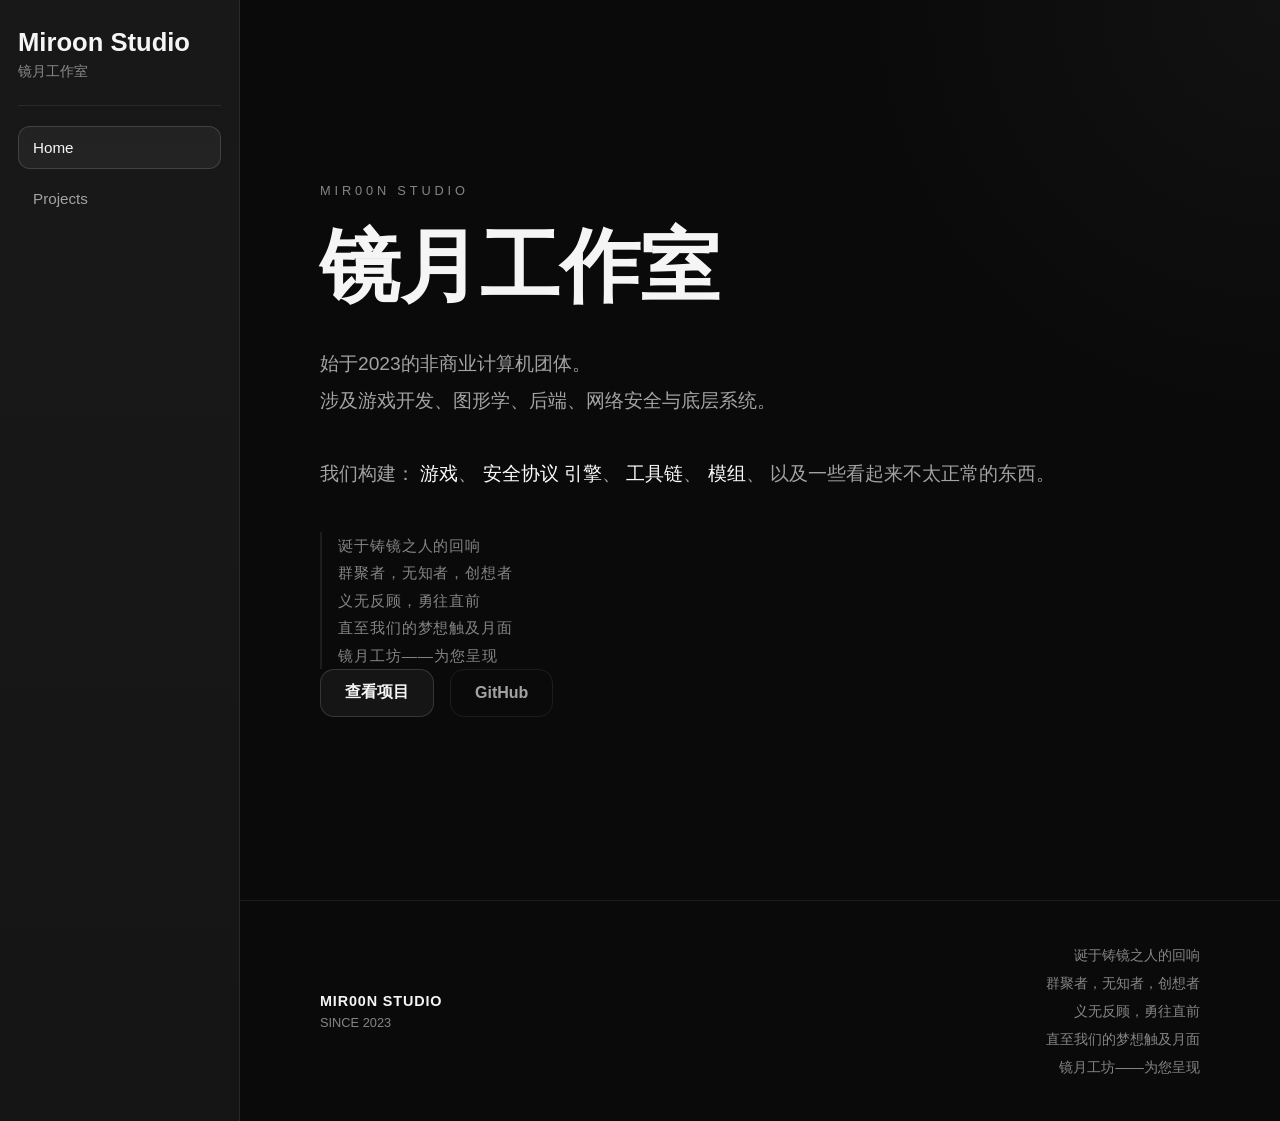
<file: index.html>
<!DOCTYPE html>
<html lang="zh-CN">
<head>
    <meta charset="utf-8" />
    <meta name="viewport" content="width=device-width, initial-scale=1.0" />
    <meta name="description" content="镜月工作室，始于2023的非商业计算机团体。" />
    <title>&#x955C;&#x6708;&#x5DE5;&#x4F5C;&#x5BA4; - Miroon Studio</title>
    <link rel="stylesheet" href="/css/app.css?v=etCWOzVZxjTpOKw3tctOyIUt6PeeroS6_OULy76Yyho" />
    <link rel="icon" type="image/png" href="/favicon.png" />
</head>
<body>
    <div class="page">
        <aside class="sidebar">
            <div class="sidebar-inner">
                <div class="brand-area">
                    <a class="brand-title" href="/">Miroon Studio</a>
                    <div class="brand-subtitle">镜月工作室</div>
                </div>

                <nav class="nav-menu" aria-label="Primary navigation">
                    <a class="nav-link active" href="/">Home</a>
                    <a class="nav-link " href="/projects">Projects</a>
                </nav>
            </div>
        </aside>

        <main>
            <div class="main-content">
                
<div class="home-page">
    <section class="hero">
        <div class="hero-content">
            <div class="hero-tag">MIR00N STUDIO</div>

            <h1>镜月工作室</h1>

            <p class="hero-description">
                始于2023的非商业计算机团体。<br />
                涉及游戏开发、图形学、后端、网络安全与底层系统。<br /><br />

                我们构建：
                <span class="highlight">游戏</span>、
                <span class="highlight">安全协议</span>
                <span class="highlight">引擎</span>、
                <span class="highlight">工具链</span>、
                <span class="highlight">模组</span>、
                以及一些看起来不太正常的东西。
            </p>

            <p class="hero-ending studio-manifesto">
                诞于铸镜之人的回响<br />
群聚者，无知者，创想者<br />
义无反顾，勇往直前<br />
直至我们的梦想触及月面<br />
镜月工坊——为您呈现

            </p>

            <div class="hero-buttons">
                <a class="hero-btn primary" href="/projects">查看项目</a>
                <a class="hero-btn secondary" href="https://github.com">GitHub</a>
            </div>
        </div>
    </section>

    <footer class="footer">
        <div class="footer-left">
            <div class="footer-title">MIR00N STUDIO</div>
            <div class="footer-subtitle">SINCE 2023</div>
        </div>

        <div class="footer-right">
            <p class="studio-manifesto footer-manifesto">
                诞于铸镜之人的回响<br />
群聚者，无知者，创想者<br />
义无反顾，勇往直前<br />
直至我们的梦想触及月面<br />
镜月工坊——为您呈现

            </p>
        </div>
    </footer>
</div>

            </div>
        </main>
    </div>

    
</body>
</html>
</file>
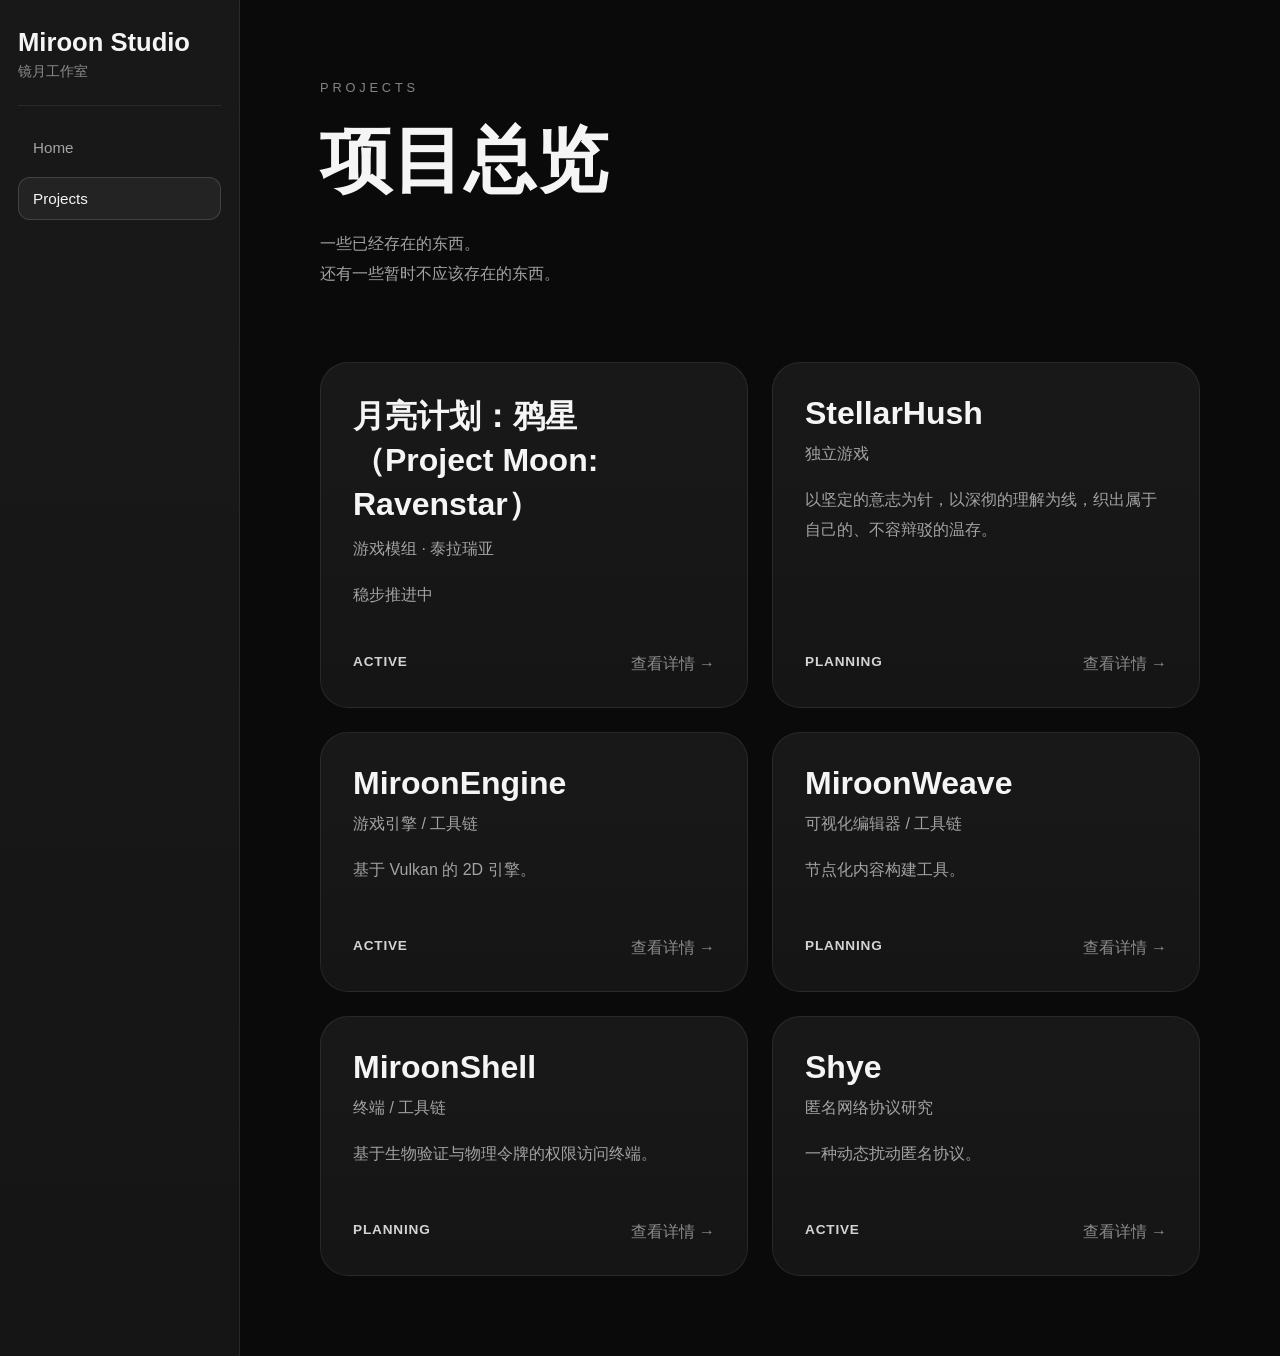
<file: projects/index.html>
<!DOCTYPE html>
<html lang="zh-CN">
<head>
    <meta charset="utf-8" />
    <meta name="viewport" content="width=device-width, initial-scale=1.0" />
    <meta name="description" content="镜月工作室，始于2023的非商业计算机团体。" />
    <title>&#x9879;&#x76EE;&#x603B;&#x89C8; - Miroon Studio</title>
    <link rel="stylesheet" href="/css/app.css?v=etCWOzVZxjTpOKw3tctOyIUt6PeeroS6_OULy76Yyho" />
    <link rel="icon" type="image/png" href="/favicon.png" />
</head>
<body>
    <div class="page">
        <aside class="sidebar">
            <div class="sidebar-inner">
                <div class="brand-area">
                    <a class="brand-title" href="/">Miroon Studio</a>
                    <div class="brand-subtitle">镜月工作室</div>
                </div>

                <nav class="nav-menu" aria-label="Primary navigation">
                    <a class="nav-link " href="/">Home</a>
                    <a class="nav-link active" href="/projects">Projects</a>
                </nav>
            </div>
        </aside>

        <main>
            <div class="main-content">
                
<div class="projects-page">
    <section class="projects-header">
        <div class="projects-tag">PROJECTS</div>
        <h1>项目总览</h1>
        <p>
            一些已经存在的东西。<br />
            还有一些暂时不应该存在的东西。
        </p>
    </section>

    <section class="project-grid" aria-label="项目列表">
            <a class="project-card" href="/projects/ravenstar">
                <div class="project-top">
                    <h2>&#x6708;&#x4EAE;&#x8BA1;&#x5212;&#xFF1A;&#x9E26;&#x661F;&#xFF08;Project Moon: Ravenstar&#xFF09;</h2>
                    <div class="project-subtitle">&#x6E38;&#x620F;&#x6A21;&#x7EC4; &#xB7; &#x6CF0;&#x62C9;&#x745E;&#x4E9A;</div>
                </div>

                <p class="project-description">&#x7A33;&#x6B65;&#x63A8;&#x8FDB;&#x4E2D;</p>

                <div class="project-footer">
                    <div class="project-status">ACTIVE</div>
                    <div class="project-link">查看详情 &rarr;</div>
                </div>
            </a>
            <a class="project-card" href="/projects/stellar-hush">
                <div class="project-top">
                    <h2>StellarHush</h2>
                    <div class="project-subtitle">&#x72EC;&#x7ACB;&#x6E38;&#x620F;</div>
                </div>

                <p class="project-description">&#x4EE5;&#x575A;&#x5B9A;&#x7684;&#x610F;&#x5FD7;&#x4E3A;&#x9488;&#xFF0C;&#x4EE5;&#x6DF1;&#x5F7B;&#x7684;&#x7406;&#x89E3;&#x4E3A;&#x7EBF;&#xFF0C;&#x7EC7;&#x51FA;&#x5C5E;&#x4E8E;&#x81EA;&#x5DF1;&#x7684;&#x3001;&#x4E0D;&#x5BB9;&#x8FA9;&#x9A73;&#x7684;&#x6E29;&#x5B58;&#x3002;</p>

                <div class="project-footer">
                    <div class="project-status">PLANNING</div>
                    <div class="project-link">查看详情 &rarr;</div>
                </div>
            </a>
            <a class="project-card" href="/projects/engine">
                <div class="project-top">
                    <h2>MiroonEngine</h2>
                    <div class="project-subtitle">&#x6E38;&#x620F;&#x5F15;&#x64CE; / &#x5DE5;&#x5177;&#x94FE;</div>
                </div>

                <p class="project-description">&#x57FA;&#x4E8E; Vulkan &#x7684; 2D &#x5F15;&#x64CE;&#x3002;</p>

                <div class="project-footer">
                    <div class="project-status">ACTIVE</div>
                    <div class="project-link">查看详情 &rarr;</div>
                </div>
            </a>
            <a class="project-card" href="/projects/weave">
                <div class="project-top">
                    <h2>MiroonWeave</h2>
                    <div class="project-subtitle">&#x53EF;&#x89C6;&#x5316;&#x7F16;&#x8F91;&#x5668; / &#x5DE5;&#x5177;&#x94FE;</div>
                </div>

                <p class="project-description">&#x8282;&#x70B9;&#x5316;&#x5185;&#x5BB9;&#x6784;&#x5EFA;&#x5DE5;&#x5177;&#x3002;</p>

                <div class="project-footer">
                    <div class="project-status">PLANNING</div>
                    <div class="project-link">查看详情 &rarr;</div>
                </div>
            </a>
            <a class="project-card" href="/projects/shell">
                <div class="project-top">
                    <h2>MiroonShell</h2>
                    <div class="project-subtitle">&#x7EC8;&#x7AEF; / &#x5DE5;&#x5177;&#x94FE;</div>
                </div>

                <p class="project-description">&#x57FA;&#x4E8E;&#x751F;&#x7269;&#x9A8C;&#x8BC1;&#x4E0E;&#x7269;&#x7406;&#x4EE4;&#x724C;&#x7684;&#x6743;&#x9650;&#x8BBF;&#x95EE;&#x7EC8;&#x7AEF;&#x3002;</p>

                <div class="project-footer">
                    <div class="project-status">PLANNING</div>
                    <div class="project-link">查看详情 &rarr;</div>
                </div>
            </a>
            <a class="project-card" href="/projects/shye">
                <div class="project-top">
                    <h2>Shye</h2>
                    <div class="project-subtitle">&#x533F;&#x540D;&#x7F51;&#x7EDC;&#x534F;&#x8BAE;&#x7814;&#x7A76;</div>
                </div>

                <p class="project-description">&#x4E00;&#x79CD;&#x52A8;&#x6001;&#x6270;&#x52A8;&#x533F;&#x540D;&#x534F;&#x8BAE;&#x3002;</p>

                <div class="project-footer">
                    <div class="project-status">ACTIVE</div>
                    <div class="project-link">查看详情 &rarr;</div>
                </div>
            </a>
    </section>
</div>


            </div>
        </main>
    </div>

    
</body>
</html>
</file>
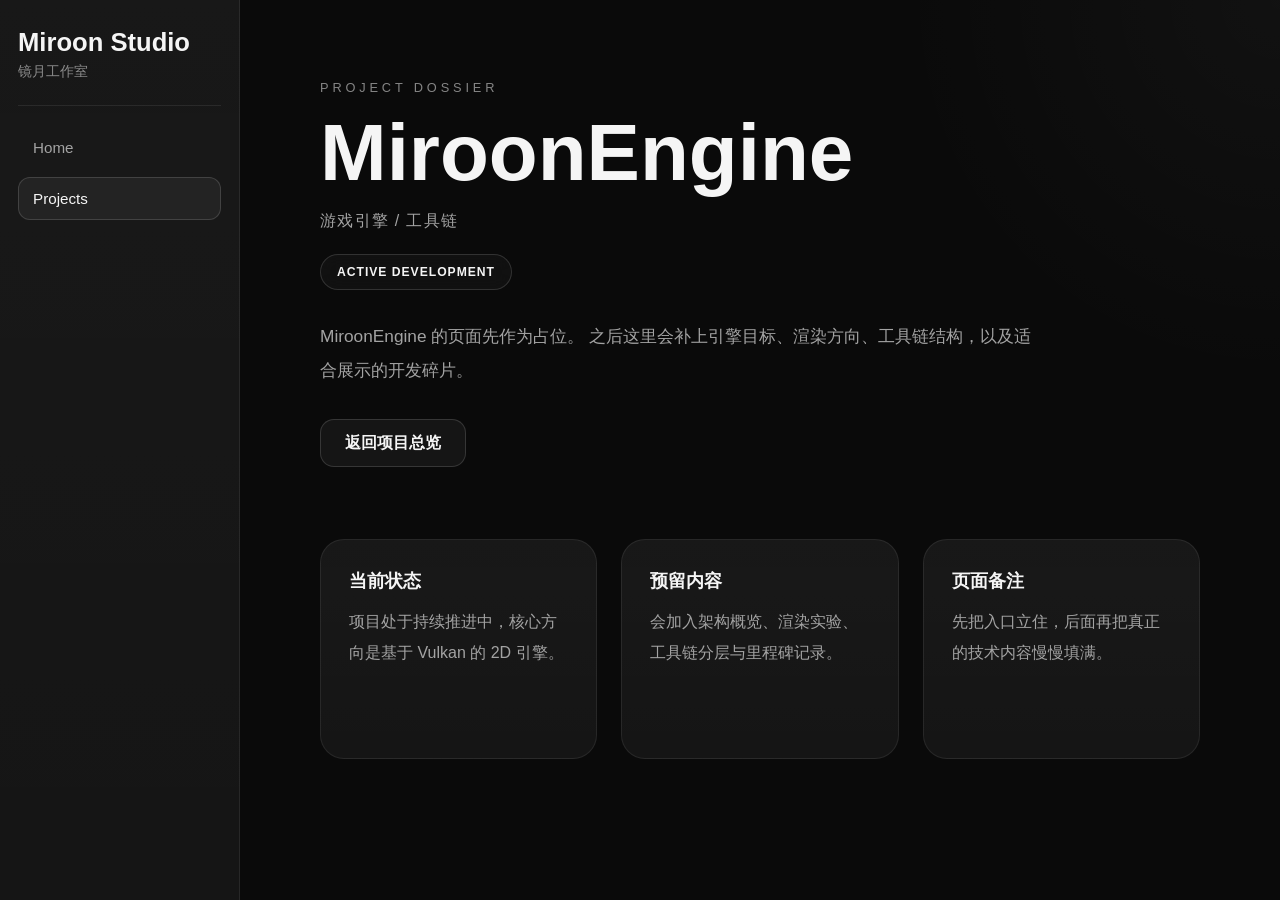
<file: projects/engine/index.html>
<!DOCTYPE html>
<html lang="zh-CN">
<head>
    <meta charset="utf-8" />
    <meta name="viewport" content="width=device-width, initial-scale=1.0" />
    <meta name="description" content="镜月工作室，始于2023的非商业计算机团体。" />
    <title>MiroonEngine - Miroon Studio</title>
    <link rel="stylesheet" href="/css/app.css?v=etCWOzVZxjTpOKw3tctOyIUt6PeeroS6_OULy76Yyho" />
    <link rel="icon" type="image/png" href="/favicon.png" />
</head>
<body>
    <div class="page">
        <aside class="sidebar">
            <div class="sidebar-inner">
                <div class="brand-area">
                    <a class="brand-title" href="/">Miroon Studio</a>
                    <div class="brand-subtitle">镜月工作室</div>
                </div>

                <nav class="nav-menu" aria-label="Primary navigation">
                    <a class="nav-link " href="/">Home</a>
                    <a class="nav-link active" href="/projects">Projects</a>
                </nav>
            </div>
        </aside>

        <main>
            <div class="main-content">
                
<div class="project-detail-page">
    <section class="project-detail-hero">
        <div class="projects-tag">PROJECT DOSSIER</div>
        <h1>MiroonEngine</h1>
        <div class="project-detail-subtitle">游戏引擎 / 工具链</div>
        <div class="status active">ACTIVE DEVELOPMENT</div>

        <p class="project-detail-description">
            MiroonEngine 的页面先作为占位。
            之后这里会补上引擎目标、渲染方向、工具链结构，以及适合展示的开发碎片。
        </p>

        <div class="project-detail-actions">
            <a class="hero-btn primary" href="/projects">返回项目总览</a>
        </div>
    </section>

    <section class="project-detail-grid">
        <article class="project-detail-card">
            <h2>当前状态</h2>
            <p>项目处于持续推进中，核心方向是基于 Vulkan 的 2D 引擎。</p>
        </article>

        <article class="project-detail-card">
            <h2>预留内容</h2>
            <p>会加入架构概览、渲染实验、工具链分层与里程碑记录。</p>
        </article>

        <article class="project-detail-card">
            <h2>页面备注</h2>
            <p>先把入口立住，后面再把真正的技术内容慢慢填满。</p>
        </article>
    </section>
</div>

            </div>
        </main>
    </div>

    
</body>
</html>
</file>
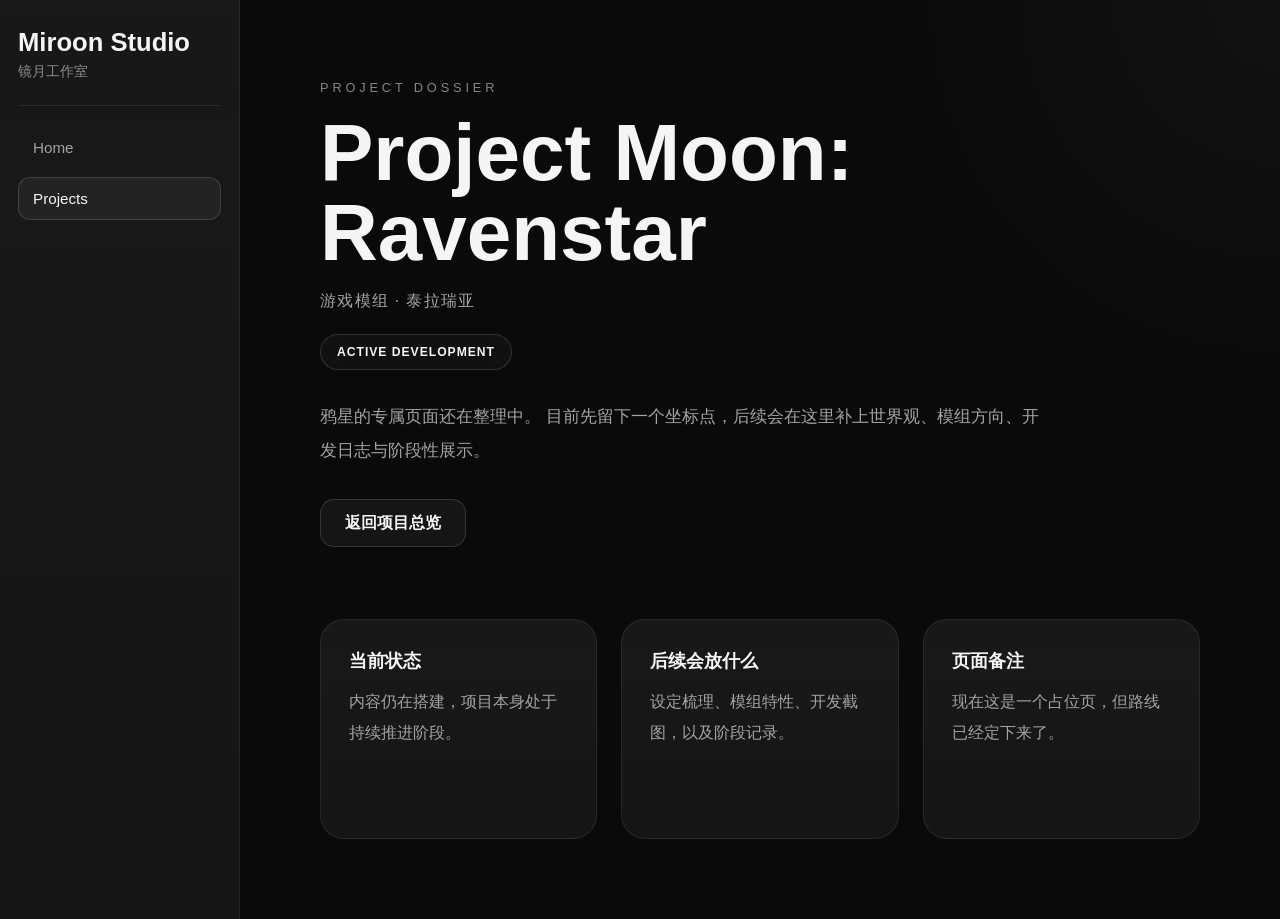
<file: projects/ravenstar/index.html>
<!DOCTYPE html>
<html lang="zh-CN">
<head>
    <meta charset="utf-8" />
    <meta name="viewport" content="width=device-width, initial-scale=1.0" />
    <meta name="description" content="镜月工作室，始于2023的非商业计算机团体。" />
    <title>Project Moon: Ravenstar - Miroon Studio</title>
    <link rel="stylesheet" href="/css/app.css?v=etCWOzVZxjTpOKw3tctOyIUt6PeeroS6_OULy76Yyho" />
    <link rel="icon" type="image/png" href="/favicon.png" />
</head>
<body>
    <div class="page">
        <aside class="sidebar">
            <div class="sidebar-inner">
                <div class="brand-area">
                    <a class="brand-title" href="/">Miroon Studio</a>
                    <div class="brand-subtitle">镜月工作室</div>
                </div>

                <nav class="nav-menu" aria-label="Primary navigation">
                    <a class="nav-link " href="/">Home</a>
                    <a class="nav-link active" href="/projects">Projects</a>
                </nav>
            </div>
        </aside>

        <main>
            <div class="main-content">
                
<div class="project-detail-page">
    <section class="project-detail-hero">
        <div class="projects-tag">PROJECT DOSSIER</div>
        <h1>Project Moon: Ravenstar</h1>
        <div class="project-detail-subtitle">游戏模组 · 泰拉瑞亚</div>
        <div class="status active">ACTIVE DEVELOPMENT</div>

        <p class="project-detail-description">
            鸦星的专属页面还在整理中。
            目前先留下一个坐标点，后续会在这里补上世界观、模组方向、开发日志与阶段性展示。
        </p>

        <div class="project-detail-actions">
            <a class="hero-btn primary" href="/projects">返回项目总览</a>
        </div>
    </section>

    <section class="project-detail-grid">
        <article class="project-detail-card">
            <h2>当前状态</h2>
            <p>内容仍在搭建，项目本身处于持续推进阶段。</p>
        </article>

        <article class="project-detail-card">
            <h2>后续会放什么</h2>
            <p>设定梳理、模组特性、开发截图，以及阶段记录。</p>
        </article>

        <article class="project-detail-card">
            <h2>页面备注</h2>
            <p>现在这是一个占位页，但路线已经定下来了。</p>
        </article>
    </section>
</div>

            </div>
        </main>
    </div>

    
</body>
</html>
</file>
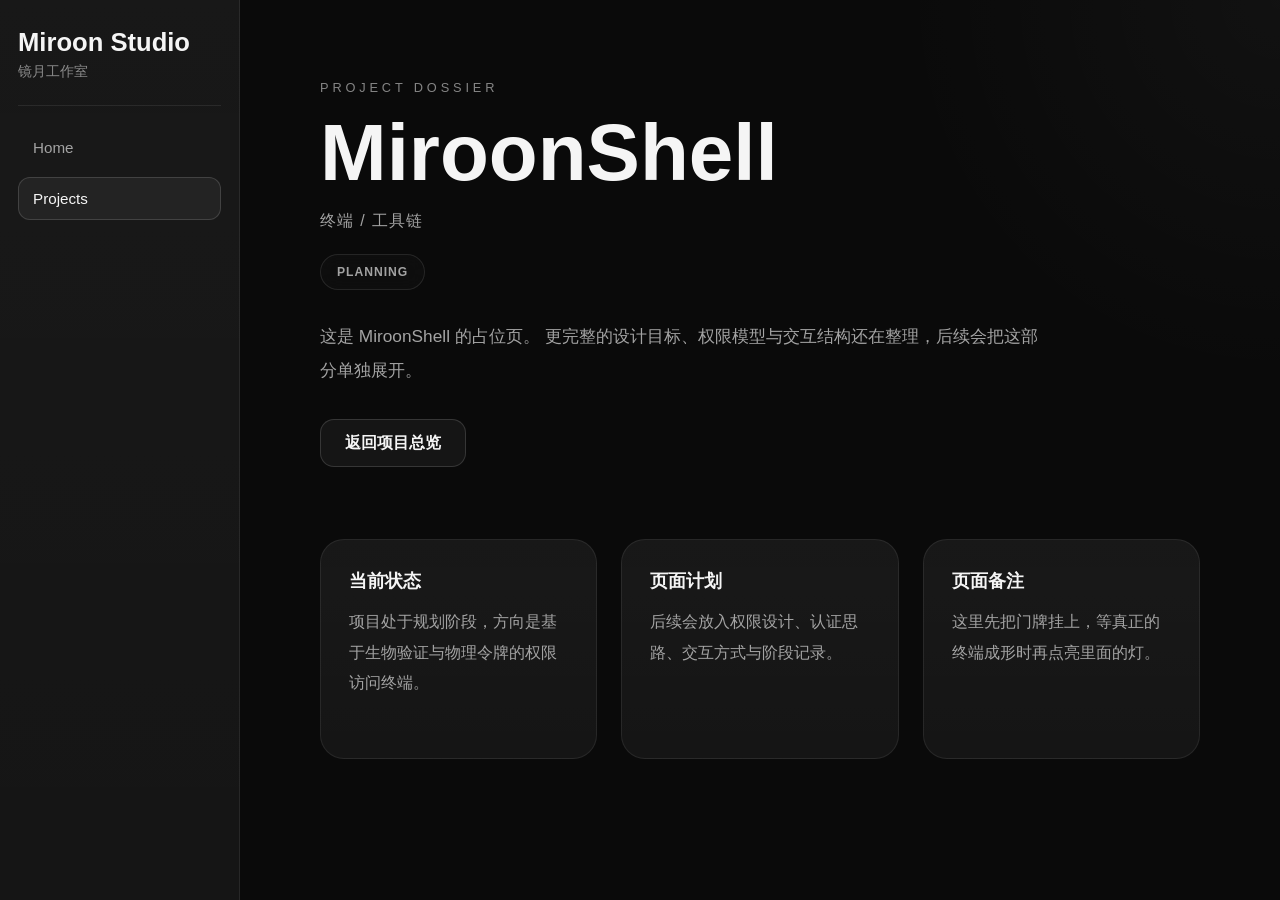
<file: projects/shell/index.html>
<!DOCTYPE html>
<html lang="zh-CN">
<head>
    <meta charset="utf-8" />
    <meta name="viewport" content="width=device-width, initial-scale=1.0" />
    <meta name="description" content="镜月工作室，始于2023的非商业计算机团体。" />
    <title>MiroonShell - Miroon Studio</title>
    <link rel="stylesheet" href="/css/app.css?v=etCWOzVZxjTpOKw3tctOyIUt6PeeroS6_OULy76Yyho" />
    <link rel="icon" type="image/png" href="/favicon.png" />
</head>
<body>
    <div class="page">
        <aside class="sidebar">
            <div class="sidebar-inner">
                <div class="brand-area">
                    <a class="brand-title" href="/">Miroon Studio</a>
                    <div class="brand-subtitle">镜月工作室</div>
                </div>

                <nav class="nav-menu" aria-label="Primary navigation">
                    <a class="nav-link " href="/">Home</a>
                    <a class="nav-link active" href="/projects">Projects</a>
                </nav>
            </div>
        </aside>

        <main>
            <div class="main-content">
                
<div class="project-detail-page">
    <section class="project-detail-hero">
        <div class="projects-tag">PROJECT DOSSIER</div>
        <h1>MiroonShell</h1>
        <div class="project-detail-subtitle">终端 / 工具链</div>
        <div class="status planning">PLANNING</div>

        <p class="project-detail-description">
            这是 MiroonShell 的占位页。
            更完整的设计目标、权限模型与交互结构还在整理，后续会把这部分单独展开。
        </p>

        <div class="project-detail-actions">
            <a class="hero-btn primary" href="/projects">返回项目总览</a>
        </div>
    </section>

    <section class="project-detail-grid">
        <article class="project-detail-card">
            <h2>当前状态</h2>
            <p>项目处于规划阶段，方向是基于生物验证与物理令牌的权限访问终端。</p>
        </article>

        <article class="project-detail-card">
            <h2>页面计划</h2>
            <p>后续会放入权限设计、认证思路、交互方式与阶段记录。</p>
        </article>

        <article class="project-detail-card">
            <h2>页面备注</h2>
            <p>这里先把门牌挂上，等真正的终端成形时再点亮里面的灯。</p>
        </article>
    </section>
</div>

            </div>
        </main>
    </div>

    
</body>
</html>
</file>
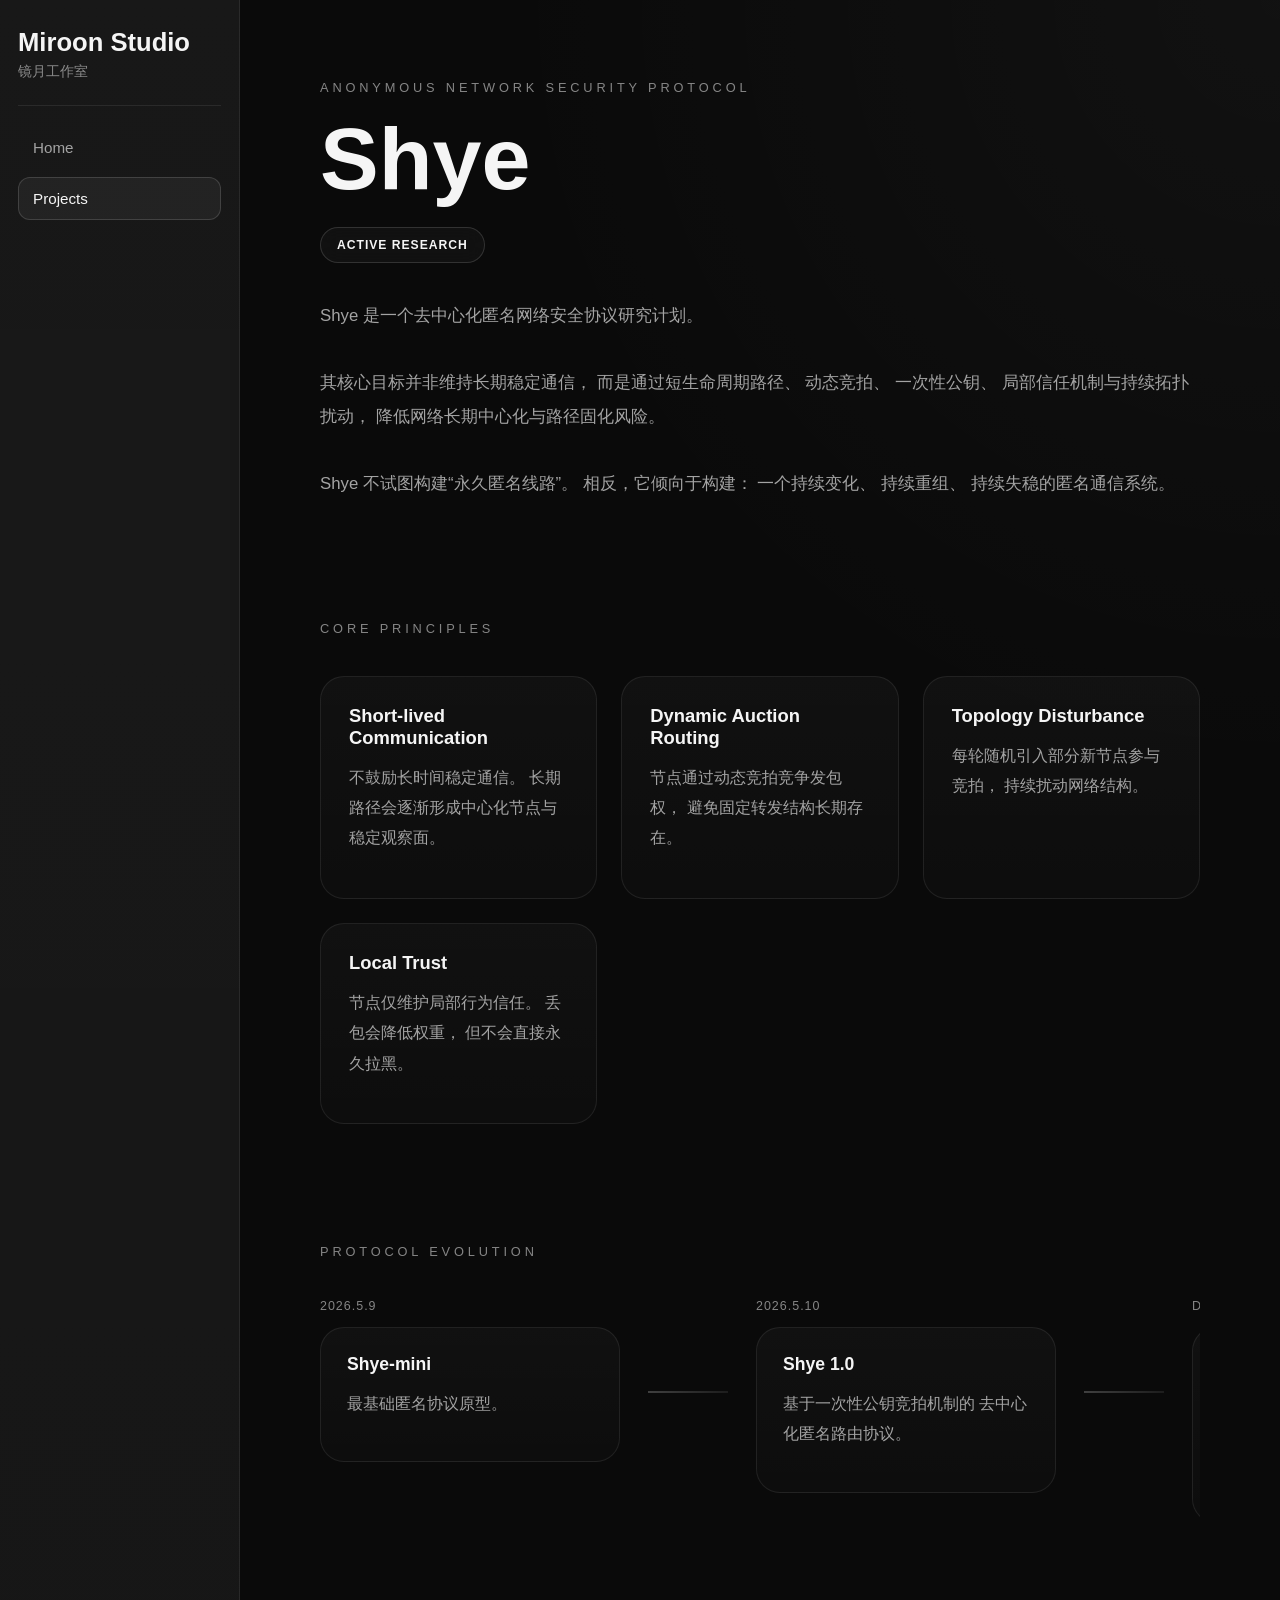
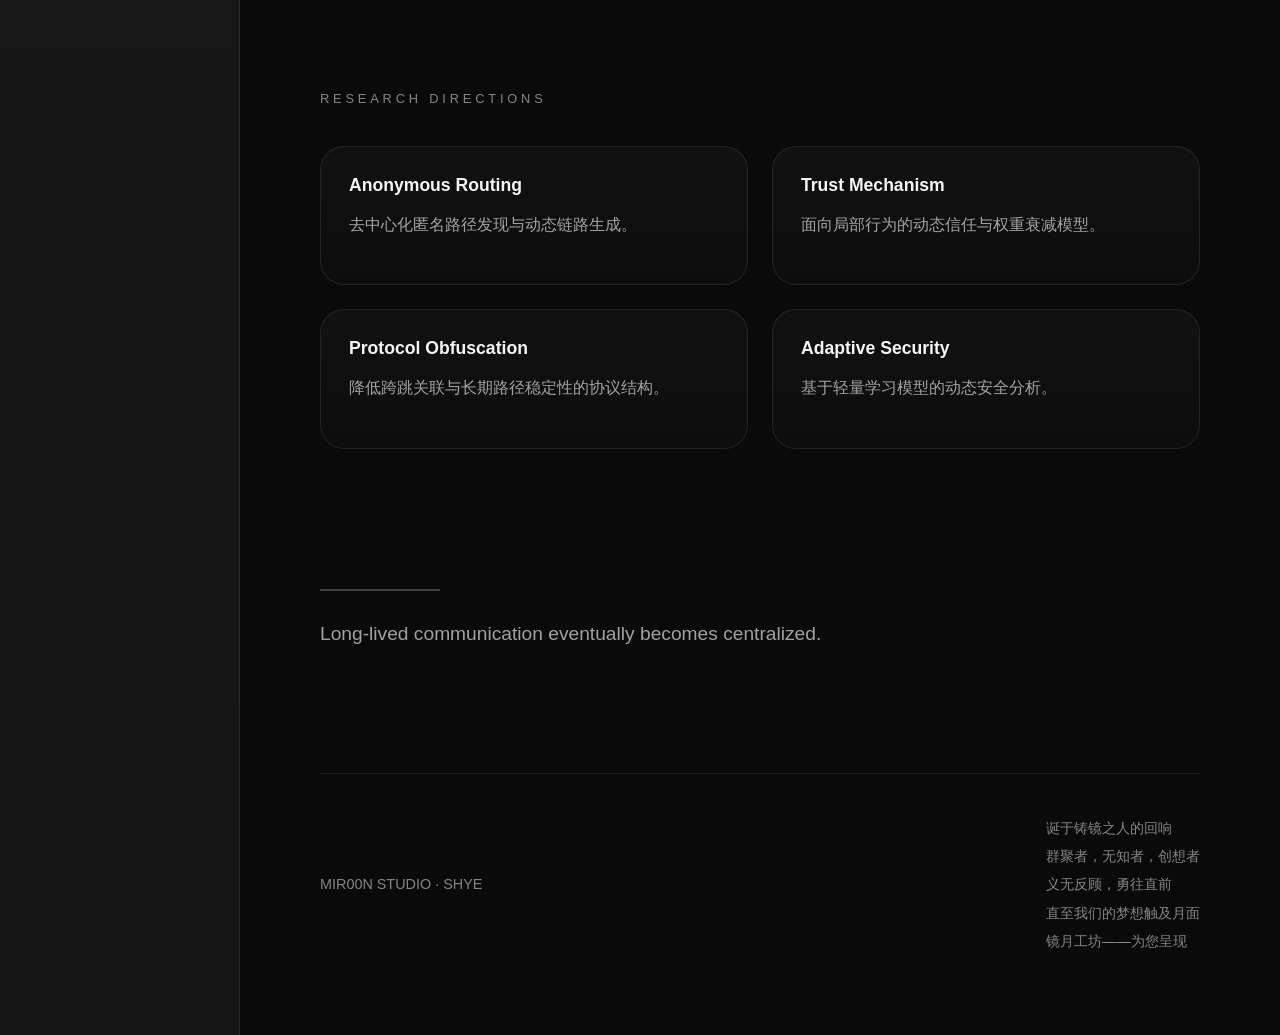
<file: projects/shye/index.html>
<!DOCTYPE html>
<html lang="zh-CN">
<head>
    <meta charset="utf-8" />
    <meta name="viewport" content="width=device-width, initial-scale=1.0" />
    <meta name="description" content="镜月工作室，始于2023的非商业计算机团体。" />
    <title>Shye - Miroon Studio</title>
    <link rel="stylesheet" href="/css/app.css?v=etCWOzVZxjTpOKw3tctOyIUt6PeeroS6_OULy76Yyho" />
    <link rel="icon" type="image/png" href="/favicon.png" />
</head>
<body>
    <div class="page">
        <aside class="sidebar">
            <div class="sidebar-inner">
                <div class="brand-area">
                    <a class="brand-title" href="/">Miroon Studio</a>
                    <div class="brand-subtitle">镜月工作室</div>
                </div>

                <nav class="nav-menu" aria-label="Primary navigation">
                    <a class="nav-link " href="/">Home</a>
                    <a class="nav-link active" href="/projects">Projects</a>
                </nav>
            </div>
        </aside>

        <main>
            <div class="main-content">
                
<div class="shye-page">
    <section class="hero">
        <div class="hero-tag">ANONYMOUS NETWORK SECURITY PROTOCOL</div>
        <h1>Shye</h1>

        <div class="status active">ACTIVE RESEARCH</div>

        <p class="hero-description">
            Shye 是一个去中心化匿名网络安全协议研究计划。
            <br /><br />
            其核心目标并非维持长期稳定通信，
            而是通过短生命周期路径、
            动态竞拍、
            一次性公钥、
            局部信任机制与持续拓扑扰动，
            降低网络长期中心化与路径固化风险。
            <br /><br />
            Shye 不试图构建“永久匿名线路”。
            相反，它倾向于构建：
            一个持续变化、
            持续重组、
            持续失稳的匿名通信系统。
        </p>
    </section>

    <section class="principles-section">
        <div class="section-title">CORE PRINCIPLES</div>

        <div class="principles-grid">
            <div class="principle-card">
                <h3>Short-lived Communication</h3>
                <p>
                    不鼓励长时间稳定通信。
                    长期路径会逐渐形成中心化节点与稳定观察面。
                </p>
            </div>

            <div class="principle-card">
                <h3>Dynamic Auction Routing</h3>
                <p>
                    节点通过动态竞拍竞争发包权，
                    避免固定转发结构长期存在。
                </p>
            </div>

            <div class="principle-card">
                <h3>Topology Disturbance</h3>
                <p>
                    每轮随机引入部分新节点参与竞拍，
                    持续扰动网络结构。
                </p>
            </div>

            <div class="principle-card">
                <h3>Local Trust</h3>
                <p>
                    节点仅维护局部行为信任。
                    丢包会降低权重，
                    但不会直接永久拉黑。
                </p>
            </div>
        </div>
    </section>

    <section class="timeline-section">
        <div class="section-title">PROTOCOL EVOLUTION</div>

        <div class="timeline">
            <div class="timeline-node">
                <div class="timeline-date">2026.5.9</div>
                <div class="timeline-card">
                    <h3>Shye-mini</h3>
                    <p>最基础匿名协议原型。</p>
                </div>
            </div>

            <div class="timeline-line"></div>

            <div class="timeline-node">
                <div class="timeline-date">2026.5.10</div>
                <div class="timeline-card">
                    <h3>Shye 1.0</h3>
                    <p>
                        基于一次性公钥竞拍机制的
                        去中心化匿名路由协议。
                    </p>
                </div>
            </div>

            <div class="timeline-line"></div>

            <div class="timeline-node">
                <div class="timeline-date">DEVELOPING</div>
                <div class="timeline-card">
                    <h3>Shye 2.0</h3>
                    <p>
                        引入局部信任系统、
                        丢包权重衰减、
                        动态节点扰动与竞拍重组机制。
                    </p>
                </div>
                <div class="timeline-branch">|- Shye 2.0-T</div>
            </div>

            <div class="timeline-line"></div>

            <div class="timeline-node secondary">
                <div class="timeline-date">EXPERIMENTAL</div>
                <div class="timeline-card">
                    <h3>Shye 2.0-T</h3>
                    <p>
                        引入轻量神经网络辅助信任系统，
                        用于动态行为分析与节点权重调整。
                    </p>
                </div>
            </div>

            <div class="timeline-line"></div>

            <div class="timeline-node">
                <div class="timeline-date">PLANNING</div>
                <div class="timeline-card">
                    <h3>Shye 2.1</h3>
                    <p>下一阶段匿名拓扑与协议层研究。</p>
                </div>
            </div>
        </div>
    </section>

    <section class="research-section">
        <div class="section-title">RESEARCH DIRECTIONS</div>

        <div class="research-grid">
            <div class="research-card">
                <h3>Anonymous Routing</h3>
                <p>去中心化匿名路径发现与动态链路生成。</p>
            </div>

            <div class="research-card">
                <h3>Trust Mechanism</h3>
                <p>面向局部行为的动态信任与权重衰减模型。</p>
            </div>

            <div class="research-card">
                <h3>Protocol Obfuscation</h3>
                <p>降低跨跳关联与长期路径稳定性的协议结构。</p>
            </div>

            <div class="research-card">
                <h3>Adaptive Security</h3>
                <p>基于轻量学习模型的动态安全分析。</p>
            </div>
        </div>
    </section>

    <section class="quote-section">
        <div class="quote-line"></div>
        <p>Long-lived communication eventually becomes centralized.</p>
    </section>

    <footer class="footer">
        <div>MIR00N STUDIO · SHYE</div>
        <div class="studio-manifesto footer-manifesto">
            诞于铸镜之人的回响<br />
群聚者，无知者，创想者<br />
义无反顾，勇往直前<br />
直至我们的梦想触及月面<br />
镜月工坊——为您呈现

        </div>
    </footer>
</div>

            </div>
        </main>
    </div>

    
</body>
</html>
</file>
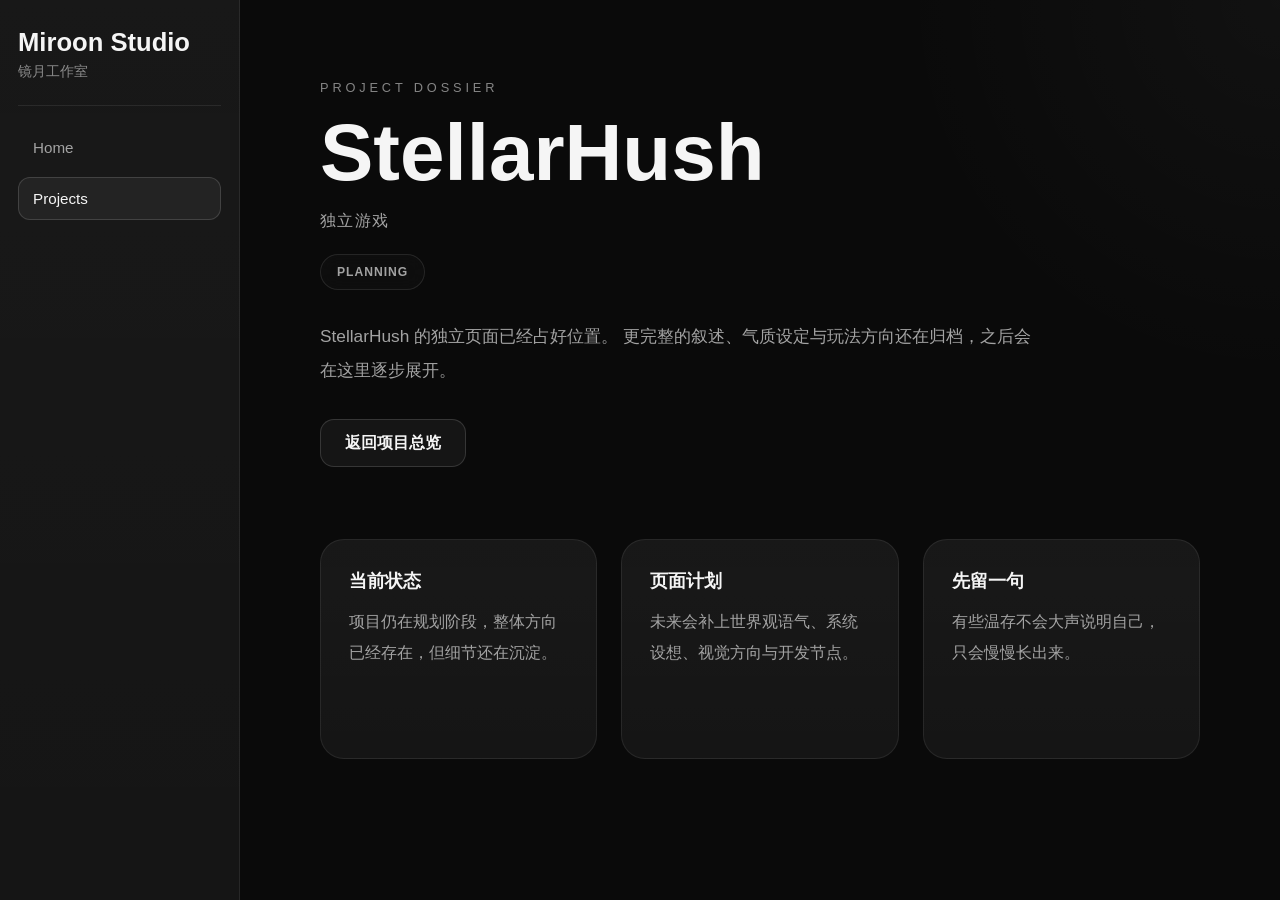
<file: projects/stellar-hush/index.html>
<!DOCTYPE html>
<html lang="zh-CN">
<head>
    <meta charset="utf-8" />
    <meta name="viewport" content="width=device-width, initial-scale=1.0" />
    <meta name="description" content="镜月工作室，始于2023的非商业计算机团体。" />
    <title>StellarHush - Miroon Studio</title>
    <link rel="stylesheet" href="/css/app.css?v=etCWOzVZxjTpOKw3tctOyIUt6PeeroS6_OULy76Yyho" />
    <link rel="icon" type="image/png" href="/favicon.png" />
</head>
<body>
    <div class="page">
        <aside class="sidebar">
            <div class="sidebar-inner">
                <div class="brand-area">
                    <a class="brand-title" href="/">Miroon Studio</a>
                    <div class="brand-subtitle">镜月工作室</div>
                </div>

                <nav class="nav-menu" aria-label="Primary navigation">
                    <a class="nav-link " href="/">Home</a>
                    <a class="nav-link active" href="/projects">Projects</a>
                </nav>
            </div>
        </aside>

        <main>
            <div class="main-content">
                
<div class="project-detail-page">
    <section class="project-detail-hero">
        <div class="projects-tag">PROJECT DOSSIER</div>
        <h1>StellarHush</h1>
        <div class="project-detail-subtitle">独立游戏</div>
        <div class="status planning">PLANNING</div>

        <p class="project-detail-description">
            StellarHush 的独立页面已经占好位置。
            更完整的叙述、气质设定与玩法方向还在归档，之后会在这里逐步展开。
        </p>

        <div class="project-detail-actions">
            <a class="hero-btn primary" href="/projects">返回项目总览</a>
        </div>
    </section>

    <section class="project-detail-grid">
        <article class="project-detail-card">
            <h2>当前状态</h2>
            <p>项目仍在规划阶段，整体方向已经存在，但细节还在沉淀。</p>
        </article>

        <article class="project-detail-card">
            <h2>页面计划</h2>
            <p>未来会补上世界观语气、系统设想、视觉方向与开发节点。</p>
        </article>

        <article class="project-detail-card">
            <h2>先留一句</h2>
            <p>有些温存不会大声说明自己，只会慢慢长出来。</p>
        </article>
    </section>
</div>

            </div>
        </main>
    </div>

    
</body>
</html>
</file>
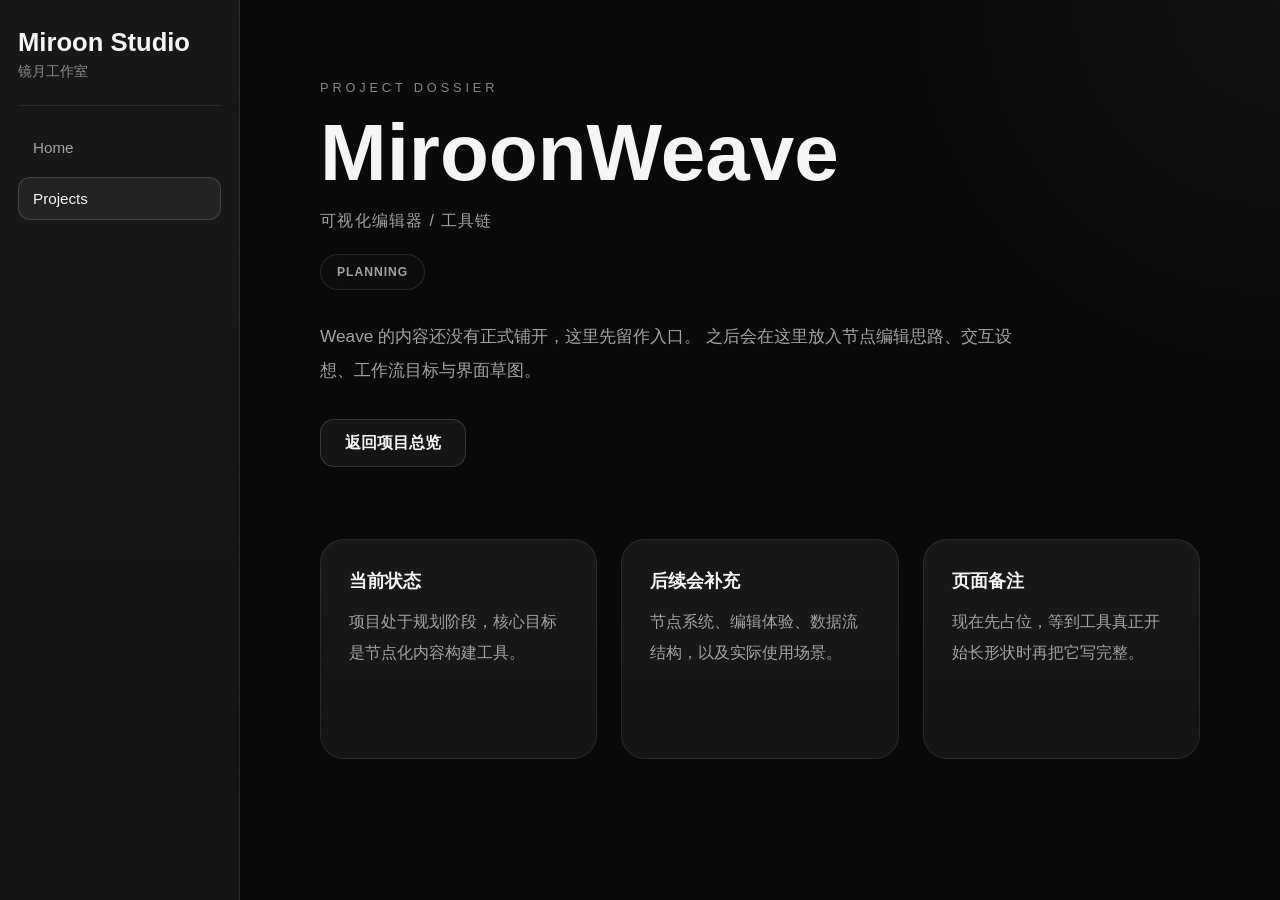
<file: projects/weave/index.html>
<!DOCTYPE html>
<html lang="zh-CN">
<head>
    <meta charset="utf-8" />
    <meta name="viewport" content="width=device-width, initial-scale=1.0" />
    <meta name="description" content="镜月工作室，始于2023的非商业计算机团体。" />
    <title>MiroonWeave - Miroon Studio</title>
    <link rel="stylesheet" href="/css/app.css?v=etCWOzVZxjTpOKw3tctOyIUt6PeeroS6_OULy76Yyho" />
    <link rel="icon" type="image/png" href="/favicon.png" />
</head>
<body>
    <div class="page">
        <aside class="sidebar">
            <div class="sidebar-inner">
                <div class="brand-area">
                    <a class="brand-title" href="/">Miroon Studio</a>
                    <div class="brand-subtitle">镜月工作室</div>
                </div>

                <nav class="nav-menu" aria-label="Primary navigation">
                    <a class="nav-link " href="/">Home</a>
                    <a class="nav-link active" href="/projects">Projects</a>
                </nav>
            </div>
        </aside>

        <main>
            <div class="main-content">
                
<div class="project-detail-page">
    <section class="project-detail-hero">
        <div class="projects-tag">PROJECT DOSSIER</div>
        <h1>MiroonWeave</h1>
        <div class="project-detail-subtitle">可视化编辑器 / 工具链</div>
        <div class="status planning">PLANNING</div>

        <p class="project-detail-description">
            Weave 的内容还没有正式铺开，这里先留作入口。
            之后会在这里放入节点编辑思路、交互设想、工作流目标与界面草图。
        </p>

        <div class="project-detail-actions">
            <a class="hero-btn primary" href="/projects">返回项目总览</a>
        </div>
    </section>

    <section class="project-detail-grid">
        <article class="project-detail-card">
            <h2>当前状态</h2>
            <p>项目处于规划阶段，核心目标是节点化内容构建工具。</p>
        </article>

        <article class="project-detail-card">
            <h2>后续会补充</h2>
            <p>节点系统、编辑体验、数据流结构，以及实际使用场景。</p>
        </article>

        <article class="project-detail-card">
            <h2>页面备注</h2>
            <p>现在先占位，等到工具真正开始长形状时再把它写完整。</p>
        </article>
    </section>
</div>

            </div>
        </main>
    </div>

    
</body>
</html>
</file>
<file: css/app.css>
:root {
    color-scheme: dark;
    --bg-canvas: #0a0a0a;
    --bg-elevated: #111111;
    --bg-elevated-strong: #151515;
    --bg-overlay: rgba(255, 255, 255, 0.03);
    --bg-overlay-strong: rgba(255, 255, 255, 0.05);
    --text-primary: #f5f5f5;
    --text-secondary: #a3a3a3;
    --text-tertiary: rgba(245, 245, 245, 0.52);
    --border-subtle: rgba(255, 255, 255, 0.08);
    --border-strong: rgba(255, 255, 255, 0.14);
    --accent-soft: #d4d4d4;
    --accent-strong: #fafafa;
    --shadow-soft: 0 24px 64px rgba(0, 0, 0, 0.34);
}

* {
    box-sizing: border-box;
}

html,
body {
    margin: 0;
    padding: 0;
    width: 100%;
    min-height: 100%;
    background: var(--bg-canvas);
    color: var(--text-primary);
    overflow-x: hidden;
}

body {
    font-family: "Segoe UI", "PingFang SC", "Microsoft YaHei", sans-serif;
}

a,
a:visited,
a:hover,
a:active {
    color: inherit;
}

a {
    text-decoration-color: rgba(255, 255, 255, 0.24);
}

h1,
h2,
h3,
p {
    margin-top: 0;
}

.page {
    position: relative;
    display: flex;
    min-height: 100vh;
    background: var(--bg-canvas);
}

main {
    flex: 1;
    min-width: 0;
    min-height: 100vh;
    background: var(--bg-canvas);
}

.main-content {
    min-height: 100vh;
    background:
        radial-gradient(circle at top right, rgba(255, 255, 255, 0.03), transparent 28%),
        var(--bg-canvas);
}

.sidebar {
    width: 240px;
    flex: 0 0 240px;
    border-right: 1px solid var(--border-subtle);
    background:
        linear-gradient(180deg, rgba(255, 255, 255, 0.03) 0%, rgba(255, 255, 255, 0.015) 100%),
        var(--bg-elevated);
}

.sidebar-inner {
    position: sticky;
    top: 0;
    padding: 28px 18px;
}

.brand-area {
    padding-bottom: 24px;
    border-bottom: 1px solid var(--border-subtle);
    margin-bottom: 20px;
}

.brand-title {
    display: block;
    color: var(--text-primary);
    text-decoration: none;
    font-size: 1.6rem;
    font-weight: 700;
}

.brand-subtitle {
    margin-top: 6px;
    color: var(--text-tertiary);
    font-size: 0.85rem;
}

.nav-menu {
    display: flex;
    flex-direction: column;
    gap: 8px;
}

.nav-link {
    display: block;
    color: var(--text-secondary);
    text-decoration: none;
    padding: 12px 14px;
    border-radius: 12px;
    transition:
        background-color 0.18s ease,
        border-color 0.18s ease,
        color 0.18s ease;
    font-size: 0.95rem;
    border: 1px solid transparent;
}

.nav-link:hover {
    background: var(--bg-overlay);
    border-color: var(--border-subtle);
    color: var(--text-primary);
}

.nav-link.active {
    background: var(--bg-overlay-strong);
    border-color: var(--border-strong);
    color: var(--text-primary);
}

.home-page .hero {
    min-height: 100vh;
    display: flex;
    align-items: center;
    justify-content: center;
    padding: 80px;
}

.home-page .hero-content {
    width: 100%;
    max-width: 980px;
}

.hero-tag,
.projects-tag,
.section-title {
    color: var(--text-tertiary);
    font-size: 0.8rem;
    letter-spacing: 0.3em;
}

.home-page .hero-tag {
    margin-bottom: 1rem;
}

.home-page h1 {
    margin-bottom: 1.5rem;
    color: var(--text-primary);
    font-size: 5rem;
    font-weight: 800;
}

.home-page .hero-description {
    margin-bottom: 2.5rem;
    color: var(--text-secondary);
    font-size: 1.2rem;
    line-height: 1.9;
}

.highlight {
    color: var(--accent-strong);
}

.hero-buttons {
    display: flex;
    flex-wrap: wrap;
    gap: 1rem;
}

.hero-btn {
    display: inline-flex;
    align-items: center;
    justify-content: center;
    min-height: 48px;
    padding: 0 24px;
    border-radius: 14px;
    text-decoration: none;
    transition:
        transform 0.2s ease,
        background-color 0.2s ease,
        border-color 0.2s ease;
    font-weight: 600;
}

.hero-btn:hover {
    transform: translateY(-2px);
}

.primary {
    border: 1px solid var(--border-strong);
    background: var(--bg-elevated-strong);
    color: var(--text-primary);
}

.primary:hover {
    background: #1a1a1a;
}

.secondary {
    border: 1px solid var(--border-subtle);
    color: var(--text-secondary);
}

.secondary:hover {
    border-color: var(--border-strong);
    color: var(--text-primary);
    background: var(--bg-overlay);
}

.home-page .hero-ending {
    margin-top: 40px;
    color: var(--text-tertiary);
    font-size: 0.95rem;
    letter-spacing: 0.06em;
    border-left: 2px solid var(--border-subtle);
    padding-left: 16px;
    max-width: 560px;
    line-height: 1.8;
}

.studio-manifesto {
    margin: 0;
    line-height: 1.95;
}

.home-page .footer {
    padding: 40px 80px;
    border-top: 1px solid var(--border-subtle);
    display: flex;
    justify-content: space-between;
    align-items: center;
    gap: 20px;
    color: var(--text-tertiary);
    font-size: 0.9rem;
}

.footer-title {
    color: var(--text-primary);
    font-weight: 700;
    letter-spacing: 0.06em;
}

.footer-subtitle {
    margin-top: 6px;
    color: var(--text-tertiary);
    font-size: 0.8rem;
}

.footer-right {
    max-width: 420px;
    text-align: right;
    line-height: 1.8;
}

.footer-manifesto {
    max-width: 420px;
}

.projects-page {
    min-height: 100vh;
    padding: 80px;
    background: var(--bg-canvas);
    color: var(--text-primary);
}

.projects-header {
    margin-bottom: 72px;
}

.projects-tag {
    margin-bottom: 18px;
}

.projects-header h1 {
    margin-bottom: 20px;
    font-size: clamp(3rem, 6vw, 4.5rem);
    font-weight: 800;
}

.projects-header p {
    color: var(--text-secondary);
    line-height: 1.9;
}

.project-grid {
    display: grid;
    grid-template-columns: repeat(auto-fit, minmax(320px, 1fr));
    gap: 24px;
}

.project-card {
    display: flex;
    flex-direction: column;
    justify-content: space-between;
    min-height: 260px;
    padding: 32px;
    border-radius: 28px;
    border: 1px solid var(--border-subtle);
    background:
        linear-gradient(180deg, rgba(255, 255, 255, 0.03), rgba(255, 255, 255, 0.015)),
        var(--bg-elevated);
    text-decoration: none;
    color: var(--text-primary);
    transition:
        transform 0.25s ease,
        border-color 0.25s ease,
        background-color 0.25s ease;
}

.project-card:hover {
    transform: translateY(-6px);
    border-color: var(--border-strong);
    background:
        linear-gradient(180deg, rgba(255, 255, 255, 0.045), rgba(255, 255, 255, 0.02)),
        var(--bg-elevated-strong);
}

.project-card h2 {
    margin-bottom: 12px;
    color: var(--text-primary);
    font-size: 2rem;
}

.project-top {
    margin-bottom: 20px;
}

.project-subtitle,
.project-description {
    color: var(--text-secondary);
}

.project-description {
    flex: 1;
    line-height: 1.9;
}

.project-footer {
    display: flex;
    justify-content: space-between;
    gap: 16px;
    margin-top: 28px;
}

.project-status {
    color: var(--accent-soft);
    font-size: 0.85rem;
    font-weight: 700;
    letter-spacing: 0.06em;
}

.project-link {
    color: var(--text-tertiary);
}

.shye-page {
    width: 100%;
    max-width: 1600px;
    min-height: 100vh;
    margin: 0 auto;
    overflow-x: hidden;
    padding: 80px;
    background: transparent;
    color: var(--text-primary);
}

.shye-page .hero {
    max-width: 950px;
    margin-bottom: 120px;
}

.shye-page .hero-tag {
    margin-bottom: 20px;
}

.shye-page .hero h1 {
    margin-bottom: 24px;
    font-size: clamp(4rem, 10vw, 5.5rem);
    font-weight: 800;
    line-height: 1;
}

.shye-page .hero-description {
    margin-top: 36px;
    color: var(--text-secondary);
    font-size: 1.05rem;
    line-height: 2;
}

.status {
    display: inline-flex;
    align-items: center;
    gap: 10px;
    padding: 10px 16px;
    border-radius: 999px;
    font-size: 0.76rem;
    font-weight: 700;
    letter-spacing: 0.08em;
    backdrop-filter: blur(10px);
}

.status.active {
    border: 1px solid var(--border-strong);
    background: var(--bg-overlay);
    color: var(--text-primary);
}

.status.planning {
    border: 1px solid rgba(255, 255, 255, 0.1);
    background: rgba(255, 255, 255, 0.02);
    color: var(--text-secondary);
}

.project-detail-page {
    min-height: 100vh;
    padding: 80px;
    color: var(--text-primary);
}

.project-detail-hero {
    max-width: 900px;
    margin-bottom: 72px;
}

.project-detail-hero h1 {
    margin-bottom: 18px;
    font-size: clamp(3rem, 8vw, 5rem);
    font-weight: 800;
    line-height: 1;
}

.project-detail-subtitle {
    margin-bottom: 22px;
    color: var(--text-secondary);
    font-size: 1rem;
    letter-spacing: 0.08em;
}

.project-detail-description {
    max-width: 720px;
    margin-top: 30px;
    color: var(--text-secondary);
    font-size: 1.08rem;
    line-height: 1.95;
}

.project-detail-actions {
    margin-top: 32px;
}

.project-detail-grid {
    display: grid;
    grid-template-columns: repeat(auto-fit, minmax(240px, 1fr));
    gap: 24px;
}

.project-detail-card {
    min-height: 220px;
    padding: 28px;
    border: 1px solid var(--border-subtle);
    border-radius: 24px;
    background:
        linear-gradient(180deg, rgba(255, 255, 255, 0.03), rgba(255, 255, 255, 0.015)),
        var(--bg-elevated);
}

.project-detail-card h2 {
    margin-bottom: 14px;
    font-size: 1.15rem;
}

.project-detail-card p {
    color: var(--text-secondary);
    line-height: 1.9;
}

.section-title {
    margin-bottom: 40px;
}

.principles-section,
.timeline-section,
.research-section {
    margin-bottom: 120px;
}

.principles-grid,
.research-grid {
    display: grid;
    grid-template-columns: repeat(auto-fit, minmax(260px, 1fr));
    gap: 24px;
}

.research-grid {
    grid-template-columns: repeat(auto-fit, minmax(280px, 1fr));
}

.principle-card,
.timeline-card,
.research-card {
    position: relative;
    overflow: hidden;
    padding: 28px;
    border-radius: 24px;
    border: 1px solid var(--border-subtle);
    background: linear-gradient(180deg, rgba(255, 255, 255, 0.03), rgba(255, 255, 255, 0.015));
    transition:
        transform 0.25s ease,
        border-color 0.25s ease,
        box-shadow 0.25s ease;
}

.timeline-card {
    padding: 26px;
}

.principle-card::before,
.timeline-card::before,
.research-card::before {
    content: "";
    position: absolute;
    inset: 0;
    background: linear-gradient(135deg, rgba(255, 255, 255, 0.06), transparent 55%);
    opacity: 0;
    transition: opacity 0.25s ease;
    pointer-events: none;
}

.principle-card:hover,
.timeline-card:hover,
.research-card:hover {
    transform: translateY(-6px);
    border-color: var(--border-strong);
    box-shadow: var(--shadow-soft);
}

.principle-card:hover::before,
.timeline-card:hover::before,
.research-card:hover::before {
    opacity: 1;
}

.principle-card h3,
.research-card h3,
.timeline-card h3 {
    margin-bottom: 14px;
    font-size: 1.1rem;
}

.principle-card h3 {
    font-size: 1.15rem;
}

.principle-card p,
.timeline-card p,
.research-card p {
    color: var(--text-secondary);
    line-height: 1.9;
}

.timeline {
    display: flex;
    align-items: flex-start;
    gap: 28px;
    width: 100%;
    overflow-x: auto;
    overflow-y: hidden;
    padding-bottom: 18px;
    scrollbar-width: none;
    -ms-overflow-style: none;
}

.timeline::-webkit-scrollbar {
    display: none;
}

.timeline-line {
    flex-shrink: 0;
    width: 80px;
    height: 2px;
    margin-top: 92px;
    background: linear-gradient(90deg, rgba(255, 255, 255, 0.22), rgba(255, 255, 255, 0.08));
}

.timeline-node {
    flex-shrink: 0;
    width: 300px;
    max-width: 300px;
}

.timeline-node.secondary .timeline-card {
    border-color: var(--border-strong);
}

.timeline-date {
    margin-bottom: 14px;
    color: var(--text-tertiary);
    font-size: 0.78rem;
    letter-spacing: 0.08em;
}

.timeline-card p {
    word-break: break-word;
}

.timeline-branch {
    margin-top: 14px;
    margin-left: 12px;
    color: var(--text-secondary);
    font-size: 0.9rem;
    opacity: 0.9;
}

.quote-section {
    margin-top: 140px;
    margin-bottom: 120px;
}

.quote-line {
    width: 120px;
    height: 2px;
    margin-bottom: 24px;
    background: rgba(255, 255, 255, 0.22);
}

.quote-section p {
    max-width: 700px;
    color: rgba(255, 255, 255, 0.62);
    font-size: 1.2rem;
    line-height: 2;
    overflow-wrap: break-word;
}

.shye-page .footer {
    display: flex;
    justify-content: space-between;
    align-items: center;
    gap: 24px;
    padding-top: 40px;
    border-top: 1px solid var(--border-subtle);
    color: var(--text-tertiary);
    font-size: 0.9rem;
}

.not-found-page {
    min-height: 100vh;
    display: flex;
    flex-direction: column;
    justify-content: center;
    align-items: flex-start;
    padding: 80px;
}

.not-found-page h1 {
    margin-bottom: 20px;
    font-size: clamp(3rem, 7vw, 5rem);
}

.not-found-page p {
    max-width: 560px;
    margin-bottom: 32px;
    color: var(--text-secondary);
    line-height: 1.9;
}

@media (max-width: 768px) {
    .page {
        flex-direction: column;
    }

    .sidebar {
        width: 100%;
        flex-basis: auto;
        border-right: none;
        border-bottom: 1px solid var(--border-subtle);
    }

    .sidebar-inner {
        position: static;
        padding: 22px 24px;
    }

    .brand-area {
        padding-bottom: 18px;
        margin-bottom: 16px;
    }

    .nav-menu {
        flex-direction: row;
        flex-wrap: wrap;
    }

    .home-page .hero,
    .projects-page,
    .shye-page,
    .not-found-page {
        padding: 32px 24px;
    }

    .home-page h1 {
        font-size: 3.5rem;
    }

    .home-page .footer {
        padding: 32px 24px;
        flex-direction: column;
        align-items: flex-start;
    }

    .footer-right {
        text-align: left;
    }

    .footer-manifesto {
        max-width: none;
    }

    .project-grid {
        grid-template-columns: 1fr;
    }

    .project-card {
        padding: 26px;
    }

    .project-card h2 {
        font-size: 1.65rem;
    }

    .project-detail-page {
        padding: 32px 24px;
    }

    .project-detail-grid {
        grid-template-columns: 1fr;
    }

    .project-footer {
        flex-direction: column;
    }

    .shye-page .hero {
        margin-bottom: 80px;
    }

    .shye-page .hero h1 {
        font-size: 3.5rem;
    }

    .principles-section,
    .timeline-section,
    .research-section,
    .quote-section {
        margin-bottom: 80px;
    }

    .timeline {
        gap: 18px;
    }

    .timeline-node {
        width: 260px;
        max-width: 260px;
    }

    .timeline-line {
        width: 50px;
    }

    .shye-page .footer {
        flex-direction: column;
        align-items: flex-start;
    }
}
</file>
